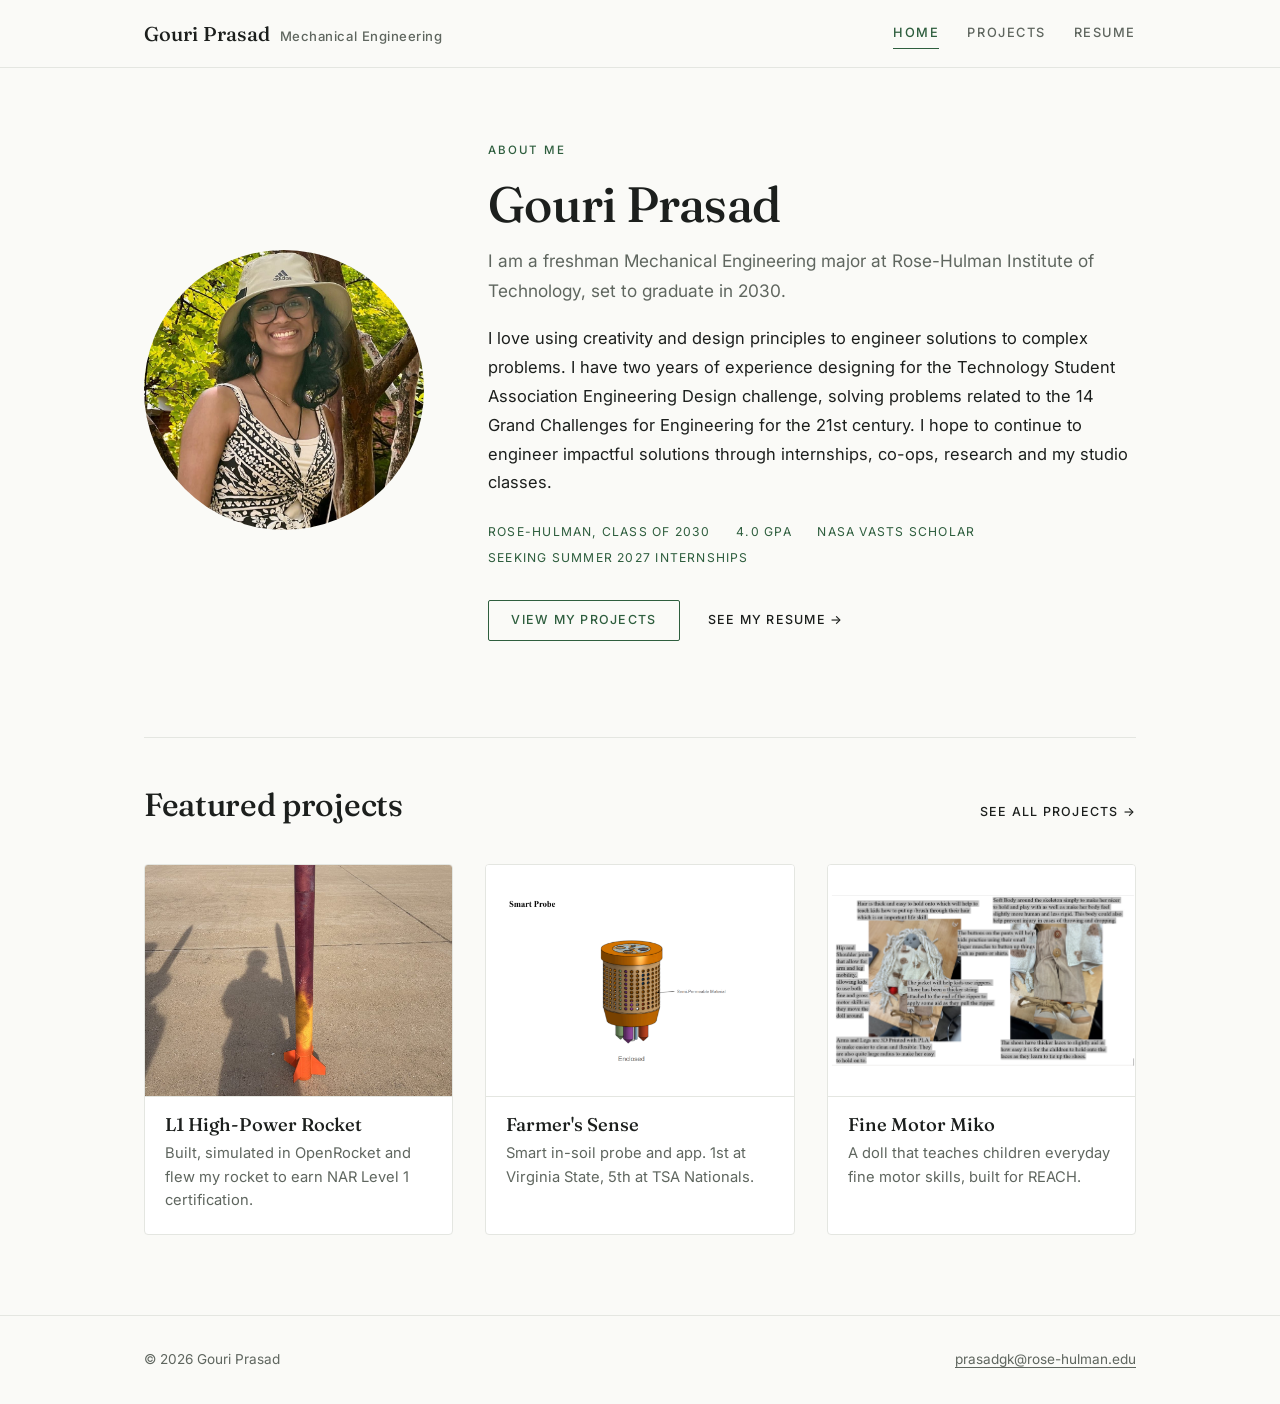
<file: index.html>
<!DOCTYPE html>
<html lang="en">
<head>
  <meta charset="utf-8">
  <meta name="viewport" content="width=device-width, initial-scale=1">
  <title>Gouri Prasad | Mechanical Engineering Portfolio</title>
  <meta name="description" content="Portfolio of Gouri Prasad, Mechanical Engineering student at Rose-Hulman Institute of Technology.">
  <link rel="preconnect" href="https://fonts.googleapis.com">
  <link rel="preconnect" href="https://fonts.gstatic.com" crossorigin>
  <link rel="stylesheet" href="https://fonts.googleapis.com/css2?family=Fraunces:opsz,wght@9..144,400;9..144,500&family=Inter:wght@400;500;600&display=swap">
  <link rel="stylesheet" href="styles.css?v=9">
</head>
<body>
  <a class="skip" href="#main">Skip to content</a>
  <header class="site-header">
    <div class="wrap">
      <a class="brand" href="index.html">Gouri Prasad<span>Mechanical Engineering</span></a>
      <nav aria-label="Main">
        <ul>
          <li><a href="index.html" aria-current="page">Home</a></li>
          <li><a href="projects.html">Projects</a></li>
          <li><a href="resume.html">Resume</a></li>
        </ul>
      </nav>
    </div>
  </header>

  <main id="main" class="wrap">
    <section class="hero">
      <img src="profile-photo.jpg" alt="Portrait of Gouri Prasad">
      <div>
        <p class="eyebrow">About Me</p>
        <h1>Gouri Prasad</h1>
        <p class="lede">I am a freshman Mechanical Engineering major at Rose-Hulman Institute of Technology, set to graduate in 2030.</p>
        <p>I love using creativity and design principles to engineer solutions to complex problems. I have two years of experience designing for the Technology Student Association Engineering Design challenge, solving problems related to the 14 Grand Challenges for Engineering for the 21st century. I hope to continue to engineer impactful solutions through internships, co-ops, research and my studio classes.</p>
        <ul class="facts">
          <li>Rose-Hulman, Class of 2030</li>
          <li>4.0 GPA</li>
          <li>NASA VASTS Scholar</li>
          <li>Seeking Summer 2027 internships</li>
        </ul>
        <div class="actions">
          <a class="btn" href="projects.html">View my projects</a>
          <a class="text-link" href="resume.html">See my resume</a>
        </div>
      </div>
    </section>

    <section class="highlights" aria-labelledby="featured">
      <div class="section-head">
        <h2 id="featured">Featured projects</h2>
        <a class="text-link" href="projects.html">See all projects</a>
      </div>
      <div class="cards">
        <a class="card" href="projects.html#l1-rocket">
          <div class="img"><img src="rocket-ready.jpg" alt="" style="object-position: center 65%"></div>
          <div class="body">
            <h3>L1 High-Power Rocket</h3>
            <p>Built, simulated in OpenRocket and flew my rocket to earn NAR Level 1 certification.</p>
          </div>
        </a>
        <a class="card" href="projects.html#farmers-sense">
          <div class="img"><img class="contain" src="farmers-sense-1.png" alt=""></div>
          <div class="body">
            <h3>Farmer's Sense</h3>
            <p>Smart in-soil probe and app. 1st at Virginia State, 5th at TSA Nationals.</p>
          </div>
        </a>
        <a class="card" href="projects.html#fine-motor-miko">
          <div class="img"><img class="contain" src="fine-motor-miko.png" alt=""></div>
          <div class="body">
            <h3>Fine Motor Miko</h3>
            <p>A doll that teaches children everyday fine motor skills, built for REACH.</p>
          </div>
        </a>
      </div>
    </section>
  </main>

  <footer class="site-footer">
    <div class="wrap">
      <span>© 2026 Gouri Prasad</span>
      <a href="mailto:prasadgk@rose-hulman.edu">prasadgk@rose-hulman.edu</a>
    </div>
  </footer>
</body>
</html>
</file>
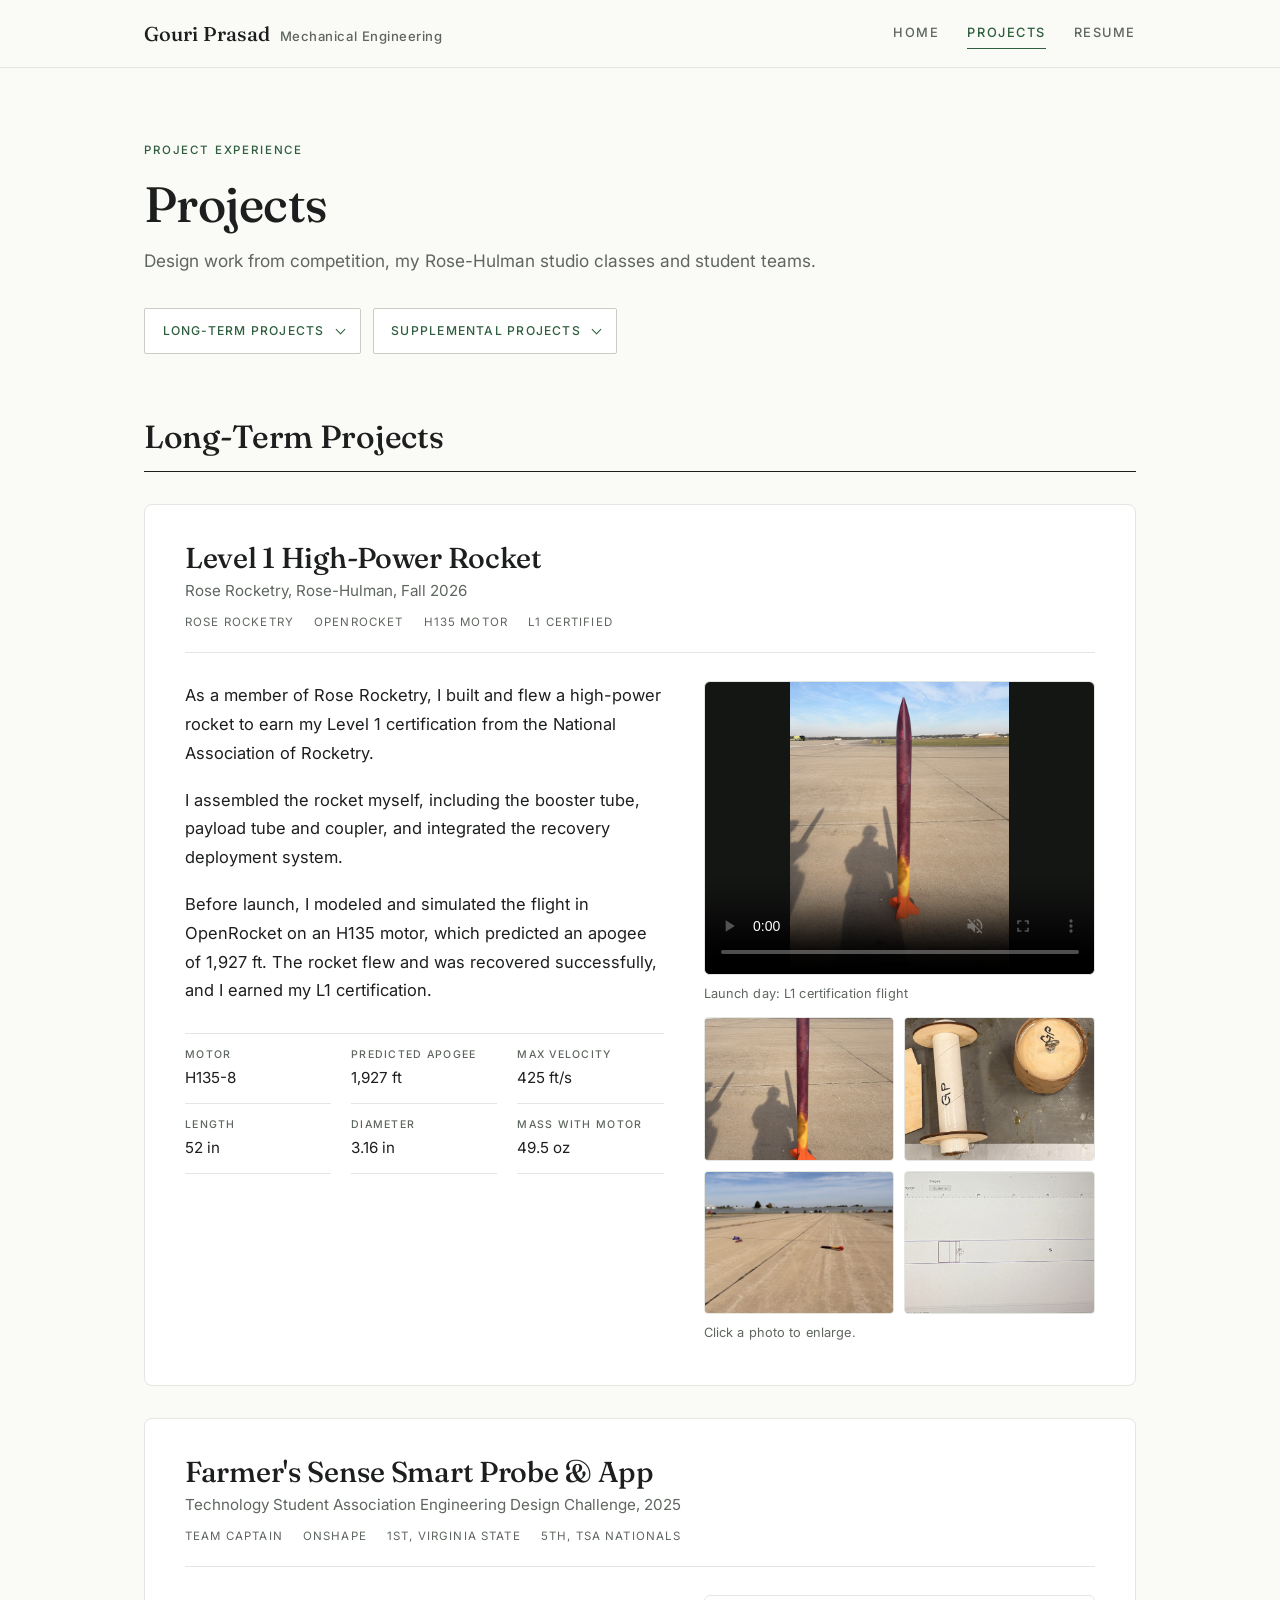
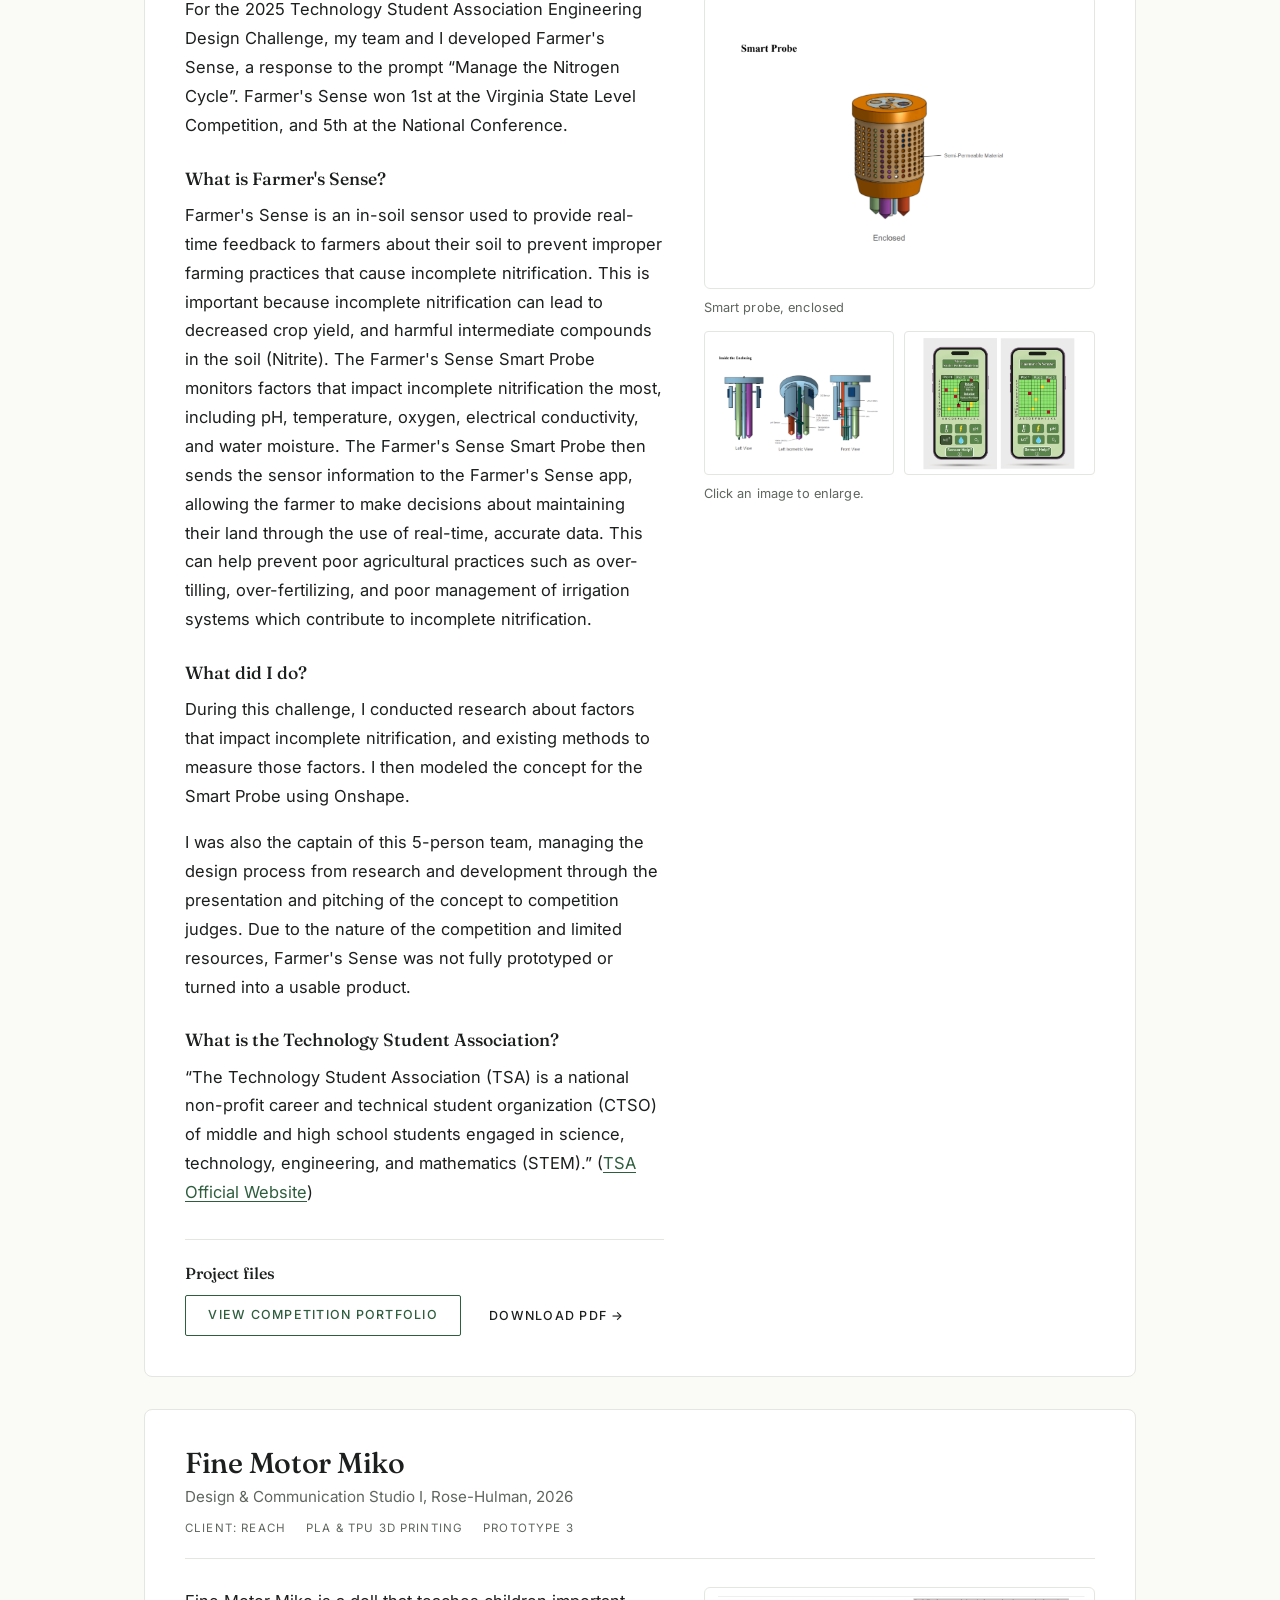
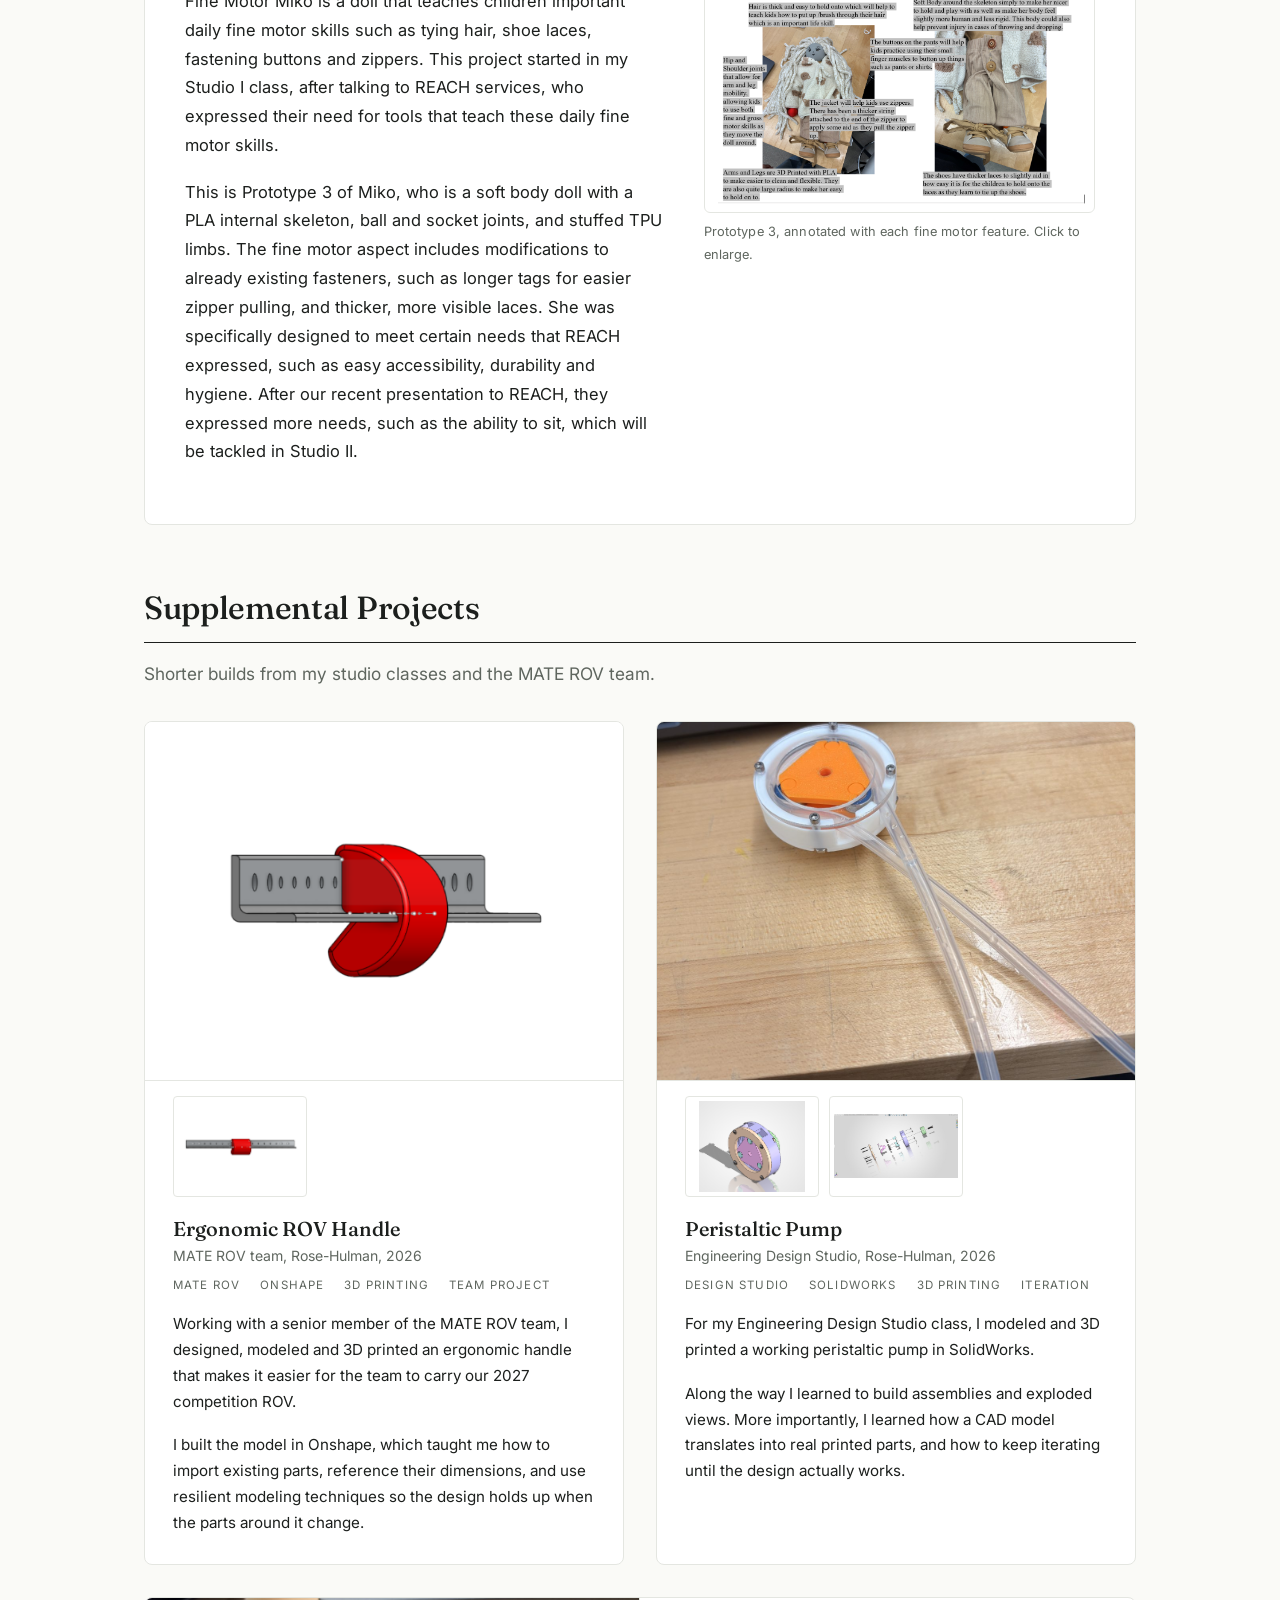
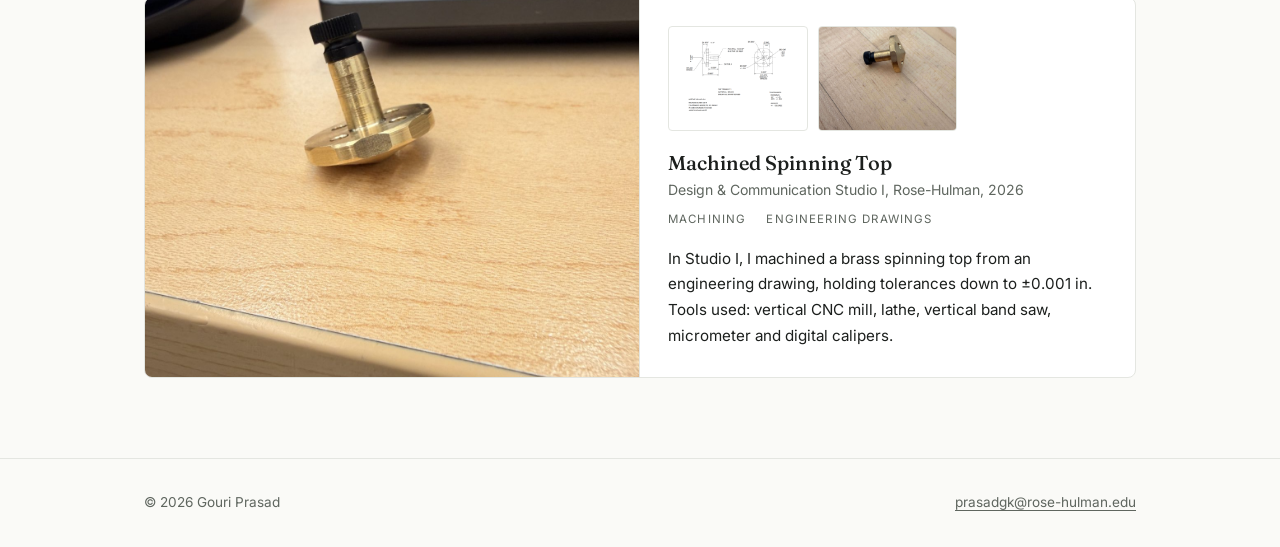
<file: projects.html>
<!DOCTYPE html>
<html lang="en">
<head>
  <meta charset="utf-8">
  <meta name="viewport" content="width=device-width, initial-scale=1">
  <title>Projects | Gouri Prasad</title>
  <meta name="description" content="Engineering projects by Gouri Prasad: L1 rocket, Farmer's Sense, Fine Motor Miko, ROV handle, peristaltic pump and a machined spinning top.">
  <link rel="preconnect" href="https://fonts.googleapis.com">
  <link rel="preconnect" href="https://fonts.gstatic.com" crossorigin>
  <link rel="stylesheet" href="https://fonts.googleapis.com/css2?family=Fraunces:opsz,wght@9..144,400;9..144,500&family=Inter:wght@400;500;600&display=swap">
  <link rel="stylesheet" href="styles.css?v=9">
</head>
<body>
  <a class="skip" href="#main">Skip to content</a>
  <header class="site-header">
    <div class="wrap">
      <a class="brand" href="index.html">Gouri Prasad<span>Mechanical Engineering</span></a>
      <nav aria-label="Main">
        <ul>
          <li><a href="index.html">Home</a></li>
          <li><a href="projects.html" aria-current="page">Projects</a></li>
          <li><a href="resume.html">Resume</a></li>
        </ul>
      </nav>
    </div>
  </header>

  <main id="main" class="wrap">
    <p class="eyebrow">Project Experience</p>
    <h1>Projects</h1>
    <p class="lede">Design work from competition, my Rose-Hulman studio classes and student teams.</p>

    <!-- Jump menus -->
    <nav class="jump" aria-label="Jump to a project">
      <div class="dropdown">
        <button class="dropdown-toggle" type="button" aria-expanded="false" aria-controls="menu-long">Long-Term Projects</button>
        <ul class="dropdown-menu" id="menu-long">
          <li><a href="#l1-rocket">Level 1 High-Power Rocket</a></li>
          <li><a href="#farmers-sense">Farmer's Sense</a></li>
          <li><a href="#fine-motor-miko">Fine Motor Miko</a></li>
        </ul>
      </div>
      <div class="dropdown">
        <button class="dropdown-toggle" type="button" aria-expanded="false" aria-controls="menu-supp">Supplemental Projects</button>
        <ul class="dropdown-menu" id="menu-supp">
          <li><a href="#rov-handle">Ergonomic ROV Handle</a></li>
          <li><a href="#peristaltic-pump">Peristaltic Pump</a></li>
          <li><a href="#spinning-top">Machined Spinning Top</a></li>
        </ul>
      </div>
    </nav>

    <section class="group" id="long-term" aria-labelledby="long-term-title">
      <h2 id="long-term-title">Long-Term Projects</h2>

      <!-- L1 Rocket -->
      <article class="project panel" id="l1-rocket">
        <header>
          <h2>Level 1 High-Power Rocket</h2>
          <p>Rose Rocketry, Rose-Hulman, Fall 2026</p>
          <ul class="tags">
            <li>Rose Rocketry</li>
            <li>OpenRocket</li>
            <li>H135 motor</li>
            <li>L1 Certified</li>
          </ul>
        </header>
        <div class="project-grid">
          <div class="project-text">
            <p>As a member of Rose Rocketry, I built and flew a high-power rocket to earn my Level 1 certification from the National Association of Rocketry.</p>
            <p>I assembled the rocket myself, including the booster tube, payload tube and coupler, and integrated the recovery deployment system.</p>
            <p>Before launch, I modeled and simulated the flight in OpenRocket on an H135 motor, which predicted an apogee of 1,927 ft. The rocket flew and was recovered successfully, and I earned my L1 certification.</p>
            <ul class="specs" aria-label="Rocket specifications">
              <li><strong>Motor</strong>H135-8</li>
              <li><strong>Predicted apogee</strong>1,927 ft</li>
              <li><strong>Max velocity</strong>425 ft/s</li>
              <li><strong>Length</strong>52 in</li>
              <li><strong>Diameter</strong>3.16 in</li>
              <li><strong>Mass with motor</strong>49.5 oz</li>
            </ul>
          </div>
          <div class="project-media">
            <figure class="main-media video">
              <video controls muted playsinline preload="metadata" poster="rocket-ready.jpg">
                <source src="rocket-launch.mp4" type="video/mp4">
                Your browser can't play this video. <a href="rocket-launch.mp4">Download the launch video</a>.
              </video>
              <figcaption>Launch day: L1 certification flight</figcaption>
            </figure>
            <div class="thumbs-row">
              <a href="rocket-ready.jpg" data-lightbox data-caption="Ready to fly"><img src="rocket-ready.jpg" alt="Gouri's finished L1 rocket standing on the launch field"></a>
              <a href="rocket-coupler.jpg" data-lightbox data-caption="Motor mount and coupler assembly"><img src="rocket-coupler.jpg" alt="Motor mount tube with centering rings, and the coupler with its bulkhead and eye bolt, during assembly"></a>
              <a href="rocket-recovered.jpg" data-lightbox data-caption="Recovered after a successful flight"><img src="rocket-recovered.jpg" alt="Rocket recovered on the field after a successful flight, with its nose cone and parachute nearby"></a>
              <a href="rocket-openrocket.jpg" data-lightbox data-caption="OpenRocket simulation: 1,927 ft predicted apogee"><img src="rocket-openrocket.jpg" alt="OpenRocket design and flight simulation of the L1 rocket"></a>
            </div>
            <p class="media-note">Click a photo to enlarge.</p>
          </div>
        </div>
      </article>

      <!-- Farmer's Sense -->
      <article class="project panel" id="farmers-sense">
        <header>
          <h2>Farmer's Sense Smart Probe &amp; App</h2>
          <p>Technology Student Association Engineering Design Challenge, 2025</p>
          <ul class="tags">
            <li>Team Captain</li>
            <li>Onshape</li>
            <li>1st, Virginia State</li>
            <li>5th, TSA Nationals</li>
          </ul>
        </header>
        <div class="project-grid">
          <div class="project-text">
            <p>For the 2025 Technology Student Association Engineering Design Challenge, my team and I developed Farmer's Sense, a response to the prompt “Manage the Nitrogen Cycle”. Farmer's Sense won 1st at the Virginia State Level Competition, and 5th at the National Conference.</p>

            <h3>What is Farmer's Sense?</h3>
            <p>Farmer's Sense is an in-soil sensor used to provide real-time feedback to farmers about their soil to prevent improper farming practices that cause incomplete nitrification. This is important because incomplete nitrification can lead to decreased crop yield, and harmful intermediate compounds in the soil (Nitrite). The Farmer's Sense Smart Probe monitors factors that impact incomplete nitrification the most, including pH, temperature, oxygen, electrical conductivity, and water moisture. The Farmer's Sense Smart Probe then sends the sensor information to the Farmer's Sense app, allowing the farmer to make decisions about maintaining their land through the use of real-time, accurate data. This can help prevent poor agricultural practices such as over-tilling, over-fertilizing, and poor management of irrigation systems which contribute to incomplete nitrification.</p>

            <h3>What did I do?</h3>
            <p>During this challenge, I conducted research about factors that impact incomplete nitrification, and existing methods to measure those factors. I then modeled the concept for the Smart Probe using Onshape.</p>
            <p>I was also the captain of this 5-person team, managing the design process from research and development through the presentation and pitching of the concept to competition judges. Due to the nature of the competition and limited resources, Farmer's Sense was not fully prototyped or turned into a usable product.</p>

            <h3>What is the Technology Student Association?</h3>
            <p>“The Technology Student Association (TSA) is a national non-profit career and technical student organization (CTSO) of middle and high school students engaged in science, technology, engineering, and mathematics (STEM).” (<a href="https://tsaweb.org/about#mission" target="_blank" rel="noopener">TSA Official Website</a>)</p>

            <div class="files">
              <h3>Project files</h3>
              <div class="actions">
                <a class="btn" href="2025-TSA-Engineering-Design-Portfolio.pdf" target="_blank" rel="noopener">View competition portfolio</a>
                <a class="text-link" href="2025-TSA-Engineering-Design-Portfolio.pdf" download>Download PDF</a>
              </div>
            </div>
          </div>
          <div class="project-media">
            <figure class="main-media">
              <a href="farmers-sense-1.png" data-lightbox data-caption="Smart probe, enclosed"><img class="contain" src="farmers-sense-1.png" alt="CAD model of the enclosed Farmer's Sense smart probe with a perforated semi-permeable casing"></a>
              <figcaption>Smart probe, enclosed</figcaption>
            </figure>
            <div class="thumbs-row">
              <a href="farmers-sense-2.png" data-lightbox data-caption="Inside the enclosure: sensor layout"><img class="contain" src="farmers-sense-2.png" alt="Left, isometric and front views inside the probe showing the pH, nitrite, temperature, oxygen and moisture sensors, battery, microcontroller and GPS"></a>
              <a href="farmers-sense-3.png" data-lightbox data-caption="Farmer's Sense app mock-up"><img class="contain" src="farmers-sense-3.png" alt="Two phone screens of the Farmer's Sense app showing a plot grid with problem areas and a suggested fix"></a>
            </div>
            <p class="media-note">Click an image to enlarge.</p>
          </div>
        </div>
      </article>

      <!-- Fine Motor Miko -->
      <article class="project panel" id="fine-motor-miko">
        <header>
          <h2>Fine Motor Miko</h2>
          <p>Design &amp; Communication Studio I, Rose-Hulman, 2026</p>
          <ul class="tags">
            <li>Client: REACH</li>
            <li>PLA &amp; TPU 3D printing</li>
            <li>Prototype 3</li>
          </ul>
        </header>
        <div class="project-grid">
          <div class="project-text">
            <p>Fine Motor Miko is a doll that teaches children important daily fine motor skills such as tying hair, shoe laces, fastening buttons and zippers. This project started in my Studio I class, after talking to REACH services, who expressed their need for tools that teach these daily fine motor skills.</p>
            <p>This is Prototype 3 of Miko, who is a soft body doll with a PLA internal skeleton, ball and socket joints, and stuffed TPU limbs. The fine motor aspect includes modifications to already existing fasteners, such as longer tags for easier zipper pulling, and thicker, more visible laces. She was specifically designed to meet certain needs that REACH expressed, such as easy accessibility, durability and hygiene. After our recent presentation to REACH, they expressed more needs, such as the ability to sit, which will be tackled in Studio II.</p>
          </div>
          <div class="project-media">
            <figure class="main-media">
              <a href="fine-motor-miko.png" data-lightbox data-caption="Prototype 3, annotated with each fine motor feature"><img class="contain natural" src="fine-motor-miko.png" alt="Annotated photos of Fine Motor Miko prototype 3: thick hair to practice brushing, hip and shoulder joints, a jacket zipper with a thicker pull string, buttoned pants, PLA-printed arms and legs, and shoes with thicker laces"></a>
              <figcaption>Prototype 3, annotated with each fine motor feature. Click to enlarge.</figcaption>
            </figure>
          </div>
        </div>
      </article>
    </section>

    <!-- Supplemental projects -->
    <section class="group" id="supplemental" aria-labelledby="supplemental-title">
      <h2 id="supplemental-title">Supplemental Projects</h2>
      <p class="lede">Shorter builds from my studio classes and the MATE ROV team.</p>

      <div class="builds">
        <article class="build panel" id="rov-handle">
          <a class="build-main" href="rov-handle-cad.png" data-lightbox data-caption="Onshape model of the ergonomic handle on the ROV frame rail"><img class="contain" src="rov-handle-cad.png" alt="Onshape model of the red ergonomic handle mounted on the ROV's aluminum frame rail"></a>
          <div class="thumbs-row">
            <a href="rov-handle-side.png" data-lightbox data-caption="Side view of the handle on the frame rail"><img class="contain" src="rov-handle-side.png" alt="Side view of the handle model centered on the frame rail"></a>
          </div>
          <div class="build-body">
            <h3>Ergonomic ROV Handle</h3>
            <p class="meta">MATE ROV team, Rose-Hulman, 2026</p>
            <ul class="tags">
              <li>MATE ROV</li>
              <li>Onshape</li>
              <li>3D printing</li>
              <li>Team project</li>
            </ul>
            <p>Working with a senior member of the MATE ROV team, I designed, modeled and 3D printed an ergonomic handle that makes it easier for the team to carry our 2027 competition ROV.</p>
            <p>I built the model in Onshape, which taught me how to import existing parts, reference their dimensions, and use resilient modeling techniques so the design holds up when the parts around it change.</p>
          </div>
        </article>

        <article class="build panel" id="peristaltic-pump">
          <a class="build-main" href="pump-printed.jpg" data-lightbox data-caption="The printed peristaltic pump"><img src="pump-printed.jpg" alt="The 3D-printed peristaltic pump with an orange rotor, clear cover and two lengths of tubing"></a>
          <div class="thumbs-row">
            <a href="pump-assembly.png" data-lightbox data-caption="SolidWorks assembly"><img class="contain" src="pump-assembly.png" alt="SolidWorks assembly render of the peristaltic pump"></a>
            <a href="pump-exploded.jpg" data-lightbox data-caption="SolidWorks exploded view"><img class="contain" src="pump-exploded.jpg" alt="SolidWorks exploded view of the pump showing the housing, rotor, rollers, bearings, gear and fasteners"></a>
          </div>
          <div class="build-body">
            <h3>Peristaltic Pump</h3>
            <p class="meta">Engineering Design Studio, Rose-Hulman, 2026</p>
            <ul class="tags">
              <li>Design Studio</li>
              <li>SolidWorks</li>
              <li>3D printing</li>
              <li>Iteration</li>
            </ul>
            <p>For my Engineering Design Studio class, I modeled and 3D printed a working peristaltic pump in SolidWorks.</p>
            <p>Along the way I learned to build assemblies and exploded views. More importantly, I learned how a CAD model translates into real printed parts, and how to keep iterating until the design actually works.</p>
          </div>
        </article>

        <article class="build panel" id="spinning-top">
          <a class="build-main" href="top-project-2.jpg" data-lightbox data-caption="The finished brass top"><img src="top-project-2.jpg" alt="Machined brass spinning top standing on a desk"></a>
          <div class="thumbs-row">
            <a href="top-drawing.png" data-lightbox data-caption="Engineering drawing used to machine the top"><img class="contain" src="top-drawing.png" alt="Engineering drawing of the brass top with dimensions and tolerances"></a>
            <a href="top-project.jpeg" data-lightbox data-caption="The finished top"><img src="top-project.jpeg" alt="The finished machined metal spinning top"></a>
          </div>
          <div class="build-body">
            <h3>Machined Spinning Top</h3>
            <p class="meta">Design &amp; Communication Studio I, Rose-Hulman, 2026</p>
            <ul class="tags">
              <li>Machining</li>
              <li>Engineering drawings</li>
            </ul>
            <p>In Studio I, I machined a brass spinning top from an engineering drawing, holding tolerances down to ±0.001 in. Tools used: vertical CNC mill, lathe, vertical band saw, micrometer and digital calipers.</p>
          </div>
        </article>
      </div>
    </section>
  </main>

  <!-- Lightbox -->
  <dialog class="lightbox" id="lightbox" aria-label="Enlarged image">
    <button class="lightbox-close" type="button" aria-label="Close">Close ×</button>
    <img alt="">
    <p class="lightbox-caption"></p>
  </dialog>

  <footer class="site-footer">
    <div class="wrap">
      <span>© 2026 Gouri Prasad</span>
      <a href="mailto:prasadgk@rose-hulman.edu">prasadgk@rose-hulman.edu</a>
    </div>
  </footer>

  <script src="site.js?v=2"></script>
</body>
</html>
</file>
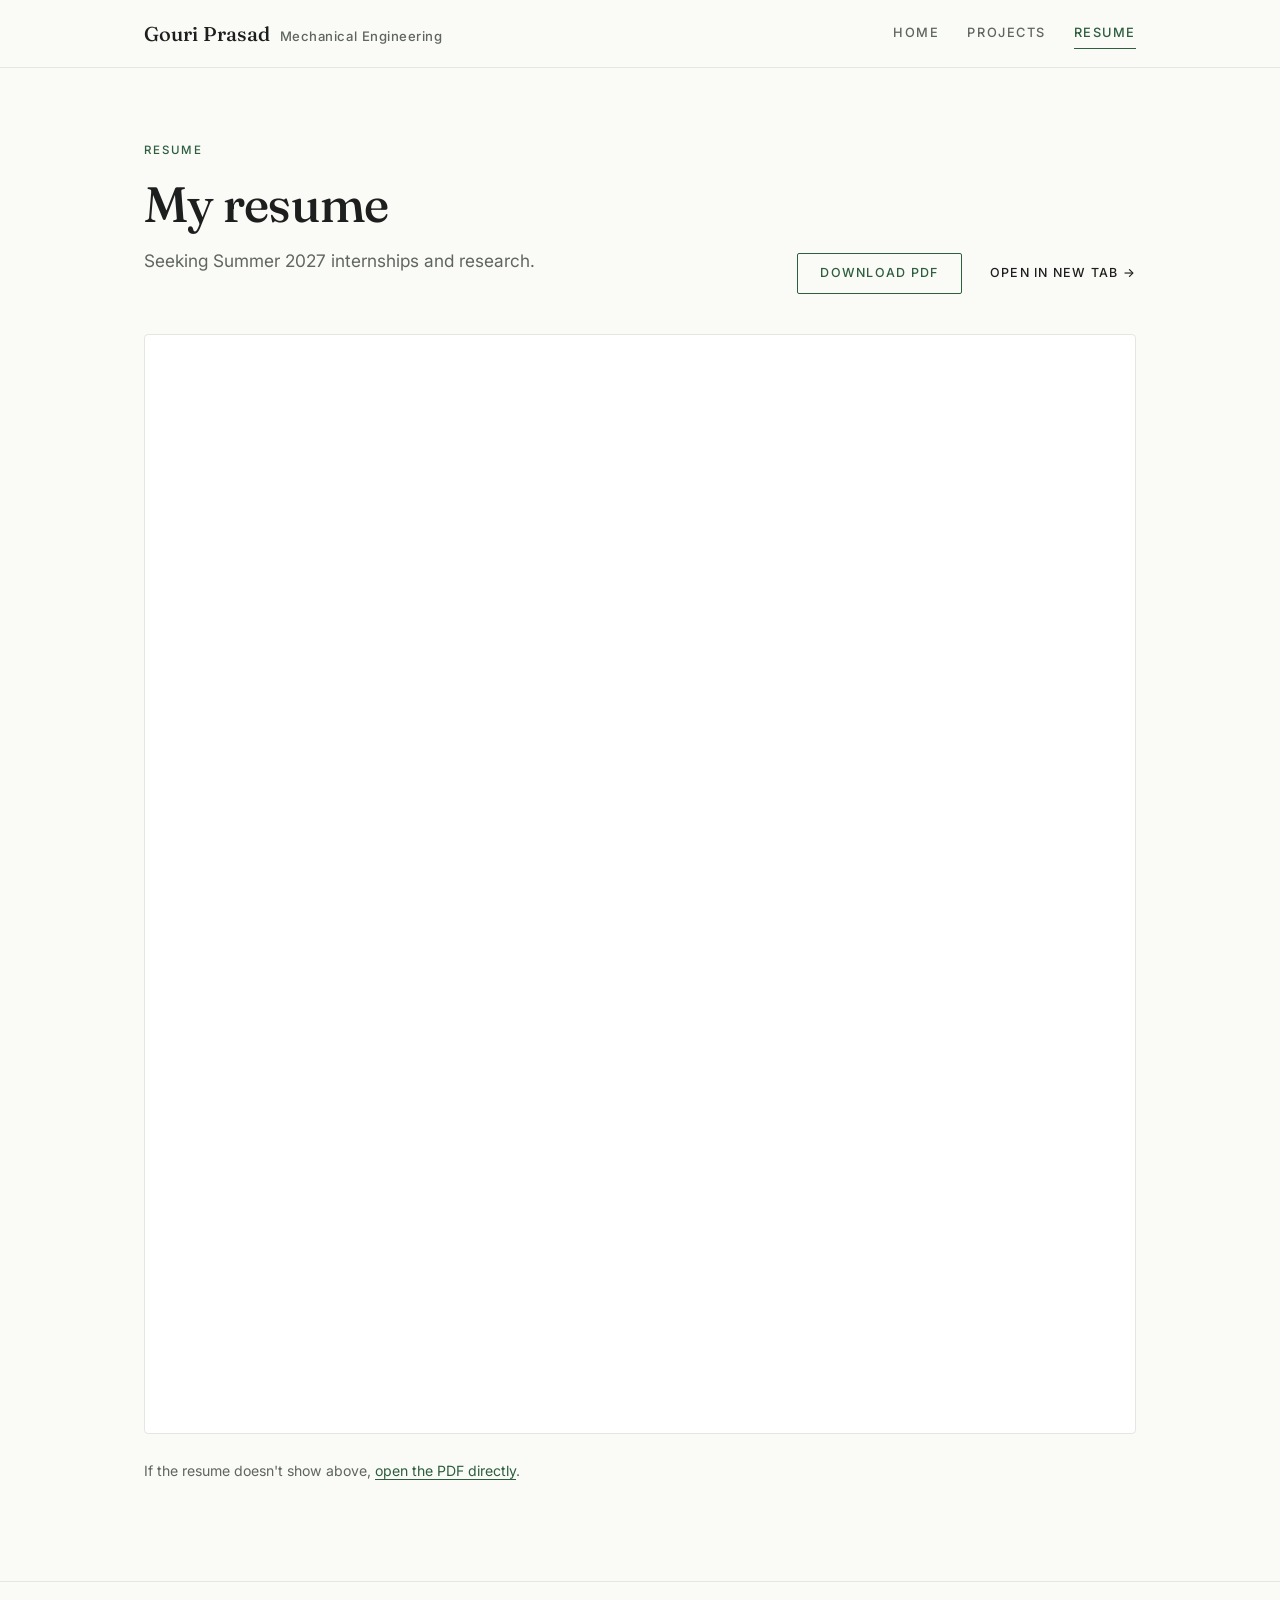
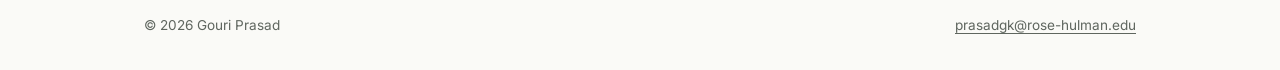
<file: resume.html>
<!DOCTYPE html>
<html lang="en">
<head>
  <meta charset="utf-8">
  <meta name="viewport" content="width=device-width, initial-scale=1">
  <title>Resume | Gouri Prasad</title>
  <meta name="description" content="Resume of Gouri Prasad, Mechanical Engineering student at Rose-Hulman Institute of Technology.">
  <link rel="preconnect" href="https://fonts.googleapis.com">
  <link rel="preconnect" href="https://fonts.gstatic.com" crossorigin>
  <link rel="stylesheet" href="https://fonts.googleapis.com/css2?family=Fraunces:opsz,wght@9..144,400;9..144,500&family=Inter:wght@400;500;600&display=swap">
  <link rel="stylesheet" href="styles.css?v=9">
</head>
<body>
  <a class="skip" href="#main">Skip to content</a>
  <header class="site-header">
    <div class="wrap">
      <a class="brand" href="index.html">Gouri Prasad<span>Mechanical Engineering</span></a>
      <nav aria-label="Main">
        <ul>
          <li><a href="index.html">Home</a></li>
          <li><a href="projects.html">Projects</a></li>
          <li><a href="resume.html" aria-current="page">Resume</a></li>
        </ul>
      </nav>
    </div>
  </header>

  <main id="main" class="wrap">
    <div class="resume-bar">
      <div>
        <p class="eyebrow">Resume</p>
        <h1>My resume</h1>
        <p class="lede">Seeking Summer 2027 internships and research.</p>
      </div>
      <div class="actions">
        <a class="btn" href="Gouri_Prasad_Resume.pdf" download>Download PDF</a>
        <a class="text-link" href="Gouri_Prasad_Resume.pdf" target="_blank" rel="noopener">Open in new tab</a>
      </div>
    </div>

    <iframe class="pdf-frame" src="Gouri_Prasad_Resume.pdf#view=FitH" title="Gouri Prasad resume (PDF)"></iframe>
    <p class="note">If the resume doesn't show above, <a href="Gouri_Prasad_Resume.pdf" target="_blank" rel="noopener">open the PDF directly</a>.</p>
  </main>

  <footer class="site-footer">
    <div class="wrap">
      <span>© 2026 Gouri Prasad</span>
      <a href="mailto:prasadgk@rose-hulman.edu">prasadgk@rose-hulman.edu</a>
    </div>
  </footer>
</body>
</html>
</file>
<file: styles.css>
/* Gouri Prasad — portfolio styles (minimal, forest green) */
:root {
  --bg: #fafaf7;
  --surface: #ffffff;
  --ink: #1c1f1d;
  --muted: #5f665f;
  --line: #e4e6e1;
  --line-strong: #c9cdc6;
  --accent: #2e5e3e;       /* 7.5:1 on --bg */
  --accent-hover: #244b31;
  --tint: #eef3ef;
  --radius: 4px;
  --max: 1040px;
  --serif: "Fraunces", Georgia, "Times New Roman", serif;
  --sans: "Inter", "Segoe UI", system-ui, -apple-system, Roboto, Arial, sans-serif;
}

* { box-sizing: border-box; }
html { scroll-behavior: smooth; }
body {
  margin: 0;
  background: var(--bg);
  color: var(--ink);
  font-family: var(--sans);
  font-size: 16.5px;
  line-height: 1.75;
  -webkit-font-smoothing: antialiased;
}
img, video { max-width: 100%; display: block; }
a { color: var(--accent); text-underline-offset: 3px; text-decoration-thickness: 1px; }
a:hover { color: var(--accent-hover); }
:focus-visible { outline: 2px solid var(--accent); outline-offset: 3px; }

.skip { position: absolute; left: -999px; }
.skip:focus { left: 1rem; top: 1rem; background: var(--surface); padding: .5rem 1rem; z-index: 10; }

.wrap { max-width: var(--max); margin: 0 auto; padding-inline: 1.5rem; }
main { padding-block: 4.5rem 5rem; }

/* Header + nav */
.site-header {
  position: sticky; top: 0; z-index: 5;
  background: rgba(250, 250, 247, .94);
  backdrop-filter: blur(8px);
  border-bottom: 1px solid var(--line);
}
.site-header .wrap {
  display: flex; align-items: center; justify-content: space-between;
  gap: 1rem; flex-wrap: wrap; padding-block: 1rem;
}
.brand { font-family: var(--serif); font-weight: 500; font-size: 1.25rem; color: var(--ink); text-decoration: none; letter-spacing: .005em; }
.brand span { font-family: var(--sans); color: var(--muted); font-size: .82rem; margin-left: .6rem; letter-spacing: .04em; }
.site-header nav ul { list-style: none; margin: 0; padding: 0; display: flex; gap: 1.75rem; }
.site-header nav a {
  position: relative; display: block; padding: .3rem 0;
  color: var(--muted); text-decoration: none; font-size: .8rem;
  text-transform: uppercase; letter-spacing: .12em; font-weight: 500;
}
.site-header nav a::after {
  content: ""; position: absolute; left: 0; right: 0; bottom: 0; height: 1px;
  background: var(--accent); transform: scaleX(0); transform-origin: left; transition: transform .25s ease;
}
.site-header nav a:hover { color: var(--ink); }
.site-header nav a:hover::after { transform: scaleX(1); }
.site-header nav a[aria-current="page"] { color: var(--accent); }
.site-header nav a[aria-current="page"]::after { transform: scaleX(1); }

/* Type */
h1, h2, h3 { font-family: var(--serif); font-weight: 500; line-height: 1.2; margin: 0 0 .75rem; color: var(--ink); }
h1 { font-size: clamp(2.2rem, 4.5vw, 3.1rem); letter-spacing: -.015em; }
h2 { font-size: clamp(1.6rem, 3vw, 2rem); letter-spacing: -.01em; }
h3 { font-size: 1.2rem; margin-top: 2rem; }
p { margin: 0 0 1.1rem; }
.eyebrow { color: var(--accent); font-weight: 500; text-transform: uppercase; letter-spacing: .16em; font-size: .72rem; margin-bottom: .9rem; }
.lede { color: var(--muted); font-size: 1.08rem; max-width: 62ch; }

/* Buttons and links */
.actions { display: flex; gap: 1.75rem; flex-wrap: wrap; align-items: center; margin-top: 2rem; }
.btn {
  display: inline-block; padding: .75rem 1.4rem;
  border: 1px solid var(--accent); border-radius: 2px;
  color: var(--accent); background: transparent; text-decoration: none;
  font-size: .78rem; font-weight: 500; text-transform: uppercase; letter-spacing: .1em; line-height: 1.2;
  transition: background-color .25s ease, color .25s ease;
}
.btn:hover { background: var(--accent); color: #fff; }
.text-link {
  position: relative; color: var(--ink); text-decoration: none;
  font-size: .78rem; font-weight: 500; text-transform: uppercase; letter-spacing: .1em; padding-block: .3rem;
}
.text-link::after { content: " →"; transition: margin-left .25s ease; }
.text-link::before {
  content: ""; position: absolute; left: 0; right: 0; bottom: 0; height: 1px;
  background: var(--accent); transform: scaleX(0); transform-origin: left; transition: transform .3s ease;
}
.text-link:hover { color: var(--accent); }
.text-link:hover::before { transform: scaleX(1); }

/* Tags: quiet uppercase line separated by dots */
/* Quiet uppercase lines (tags and facts), spaced without separators */
.tags, .facts { list-style: none; padding: 0; display: flex; flex-wrap: wrap; gap: .15rem 1.25rem; }
.tags li, .facts li { color: var(--muted); text-transform: uppercase; letter-spacing: .1em; white-space: nowrap; }
.tags { margin: .45rem 0 0; }
.tags li { font-size: .72rem; }

/* Home */
.hero { display: grid; grid-template-columns: 280px 1fr; gap: 4rem; align-items: center; }
.hero img { width: 280px; aspect-ratio: 1 / 1; object-fit: cover; border-radius: 50%; }
.facts { margin: 1.5rem 0 0; gap: .25rem 1.6rem; }
.facts li { font-size: .76rem; color: var(--accent); }

.highlights { margin-top: 6rem; padding-top: 3rem; border-top: 1px solid var(--line); }
.section-head { display: flex; justify-content: space-between; align-items: baseline; gap: 1rem; flex-wrap: wrap; }
.cards { display: grid; grid-template-columns: repeat(3, 1fr); gap: 2rem; margin-top: 1.75rem; }
.card {
  display: flex; flex-direction: column; text-decoration: none; color: inherit;
  background: var(--surface); border: 1px solid var(--line); border-radius: var(--radius); overflow: hidden;
  transition: border-color .25s ease;
}
.card .img { overflow: hidden; border-bottom: 1px solid var(--line); background: #fff; }
.card img { width: 100%; aspect-ratio: 4 / 3; object-fit: cover; transition: transform .5s ease; }
.card img.contain { object-fit: contain; }
.card:hover { border-color: var(--line-strong); color: inherit; }
.card:hover img { transform: scale(1.03); }
.card div.body { padding: 1.1rem 1.25rem 1.35rem; }
.card h3 { margin: 0 0 .35rem; font-size: 1.15rem; }
.card p { margin: 0; color: var(--muted); font-size: .92rem; line-height: 1.6; }

/* Projects page */
.group { margin-top: 4rem; scroll-margin-top: 90px; }
.group > h2 { padding-bottom: .9rem; border-bottom: 1px solid var(--ink); margin-bottom: 2rem; }
.group > .lede { margin-top: -1rem; margin-bottom: 2rem; }

/* Soft panel around each project */
.panel { background: var(--surface); border: 1px solid var(--line); border-radius: 8px; }
.project { padding: 2.25rem 2.5rem 2.5rem; margin-bottom: 2rem; scroll-margin-top: 90px; }
.project header { margin-bottom: 1.75rem; padding-bottom: 1.25rem; border-bottom: 1px solid var(--line); }
.project header h2 { font-size: clamp(1.45rem, 2.6vw, 1.8rem); margin-bottom: .2rem; }
.project header p { color: var(--muted); font-size: .95rem; margin: 0; }

/* Two-column layout: text ~55%, media ~45%, both top-aligned */
.project-grid { display: grid; grid-template-columns: 11fr 9fr; gap: 2.5rem; align-items: start; }
.project-text > :first-child { margin-top: 0; }
.project-text h3 { font-size: 1.1rem; margin-top: 1.75rem; }
.project-media { position: sticky; top: 90px; }
.main-media { margin: 0; }
.main-media a { display: block; }
.main-media img, .main-media video {
  width: 100%; aspect-ratio: 4 / 3; object-fit: cover;
  border: 1px solid var(--line); border-radius: 6px; background: #fff;
}
.main-media img.contain { object-fit: contain; padding: .5rem; }
.main-media.video video { background: #141614; max-height: 420px; object-fit: contain; }
figcaption, .media-note { font-size: .8rem; color: var(--muted); margin-top: .5rem; letter-spacing: .01em; }
.media-note { margin: .5rem 0 0; }

.thumbs-row { display: grid; grid-template-columns: repeat(auto-fill, minmax(96px, 1fr)); gap: .6rem; margin-top: .75rem; }
.thumbs-row a { display: block; border: 1px solid var(--line); border-radius: 4px; overflow: hidden; background: #fff; transition: border-color .25s ease; }
.thumbs-row a:hover, .main-media a:hover img, .build-main:hover { border-color: var(--accent); }
.thumbs-row img { width: 100%; aspect-ratio: 4 / 3; object-fit: cover; transition: transform .4s ease; }
.thumbs-row img.contain { object-fit: contain; padding: .25rem; }
.thumbs-row a:hover img { transform: scale(1.04); }

.specs { list-style: none; padding: 0; margin: 1.75rem 0 0; display: grid; grid-template-columns: repeat(3, 1fr); column-gap: 1.25rem; border-top: 1px solid var(--line); }
.specs li { padding: .75rem 0; border-bottom: 1px solid var(--line); font-size: .95rem; }
.specs strong { display: block; font-size: .66rem; text-transform: uppercase; letter-spacing: .12em; color: var(--muted); font-weight: 500; }

.files { margin-top: 2rem; padding-top: 1.5rem; border-top: 1px solid var(--line); }
.files h3 { margin: 0 0 .25rem; font-size: 1rem; }
.files .actions { margin-top: .75rem; }

/* Jump menus */
.jump { display: flex; flex-wrap: wrap; gap: .75rem; margin-top: 2rem; }
.dropdown { position: relative; }
.dropdown-toggle {
  font: inherit; font-size: .76rem; font-weight: 500; text-transform: uppercase; letter-spacing: .1em;
  color: var(--accent); background: var(--surface); cursor: pointer;
  border: 1px solid var(--line-strong); border-radius: 2px; padding: .7rem 2.2rem .7rem 1.1rem; position: relative;
  transition: border-color .2s ease, background-color .2s ease;
}
.dropdown-toggle::after {
  content: ""; position: absolute; right: 1rem; top: 50%; width: 6px; height: 6px; margin-top: -5px;
  border-right: 1.5px solid currentColor; border-bottom: 1.5px solid currentColor; transform: rotate(45deg); transition: transform .2s ease, margin-top .2s ease;
}
.dropdown-toggle:hover, .dropdown.open .dropdown-toggle { border-color: var(--accent); background: var(--tint); }
.dropdown.open .dropdown-toggle::after { transform: rotate(-135deg); margin-top: -1px; }
.dropdown-menu {
  position: absolute; left: 0; top: calc(100% + 6px); z-index: 20; min-width: 100%; width: max-content;
  list-style: none; margin: 0; padding: .4rem 0; background: var(--surface);
  border: 1px solid var(--line); border-radius: 4px; box-shadow: 0 8px 24px rgba(28, 31, 29, .06);
  opacity: 0; visibility: hidden; transform: translateY(-4px); transition: opacity .18s ease, transform .18s ease, visibility .18s;
}
.dropdown.open .dropdown-menu { opacity: 1; visibility: visible; transform: none; }
.dropdown-menu a { display: block; padding: .55rem 1.1rem; color: var(--ink); text-decoration: none; font-size: .92rem; white-space: nowrap; }
.dropdown-menu a:hover, .dropdown-menu a:focus-visible { background: var(--tint); color: var(--accent); outline: none; }

/* Supplemental project cards */
.builds { display: grid; grid-template-columns: repeat(2, 1fr); gap: 2rem; align-items: start; }
.build { display: flex; flex-direction: column; overflow: hidden; scroll-margin-top: 90px; }
.build-main { display: block; overflow: hidden; border-bottom: 1px solid var(--line); background: #fff; }
.build-main img { width: 100%; aspect-ratio: 4 / 3; object-fit: cover; transition: transform .5s ease; }
.build-main img.contain { object-fit: contain; padding: 1rem; }
.build-main:hover img { transform: scale(1.02); }
.build .thumbs-row { grid-template-columns: repeat(3, 1fr); padding: .9rem 1.75rem 0; margin-top: 0; }
.build-body { padding: 1.25rem 1.75rem 1.75rem; }
.build-body h3 { margin: 0 0 .2rem; font-size: 1.25rem; }
.build-body .meta { color: var(--muted); font-size: .88rem; margin-bottom: .4rem; }
.build-body .tags { margin: 0 0 1rem; }
.build-body p:not(.meta) { font-size: .95rem; line-height: 1.7; }
.build-body p:last-child { margin-bottom: 0; }

/* Lightbox */
.lightbox { border: 0; padding: 0; background: transparent; max-width: min(92vw, 1400px); max-height: 92vh; }
.lightbox::backdrop { background: rgba(20, 22, 20, .82); }
.lightbox img { max-width: 100%; max-height: 82vh; margin: 0 auto; border-radius: 4px; background: #fff; }
.lightbox-caption { color: #e9ece8; text-align: center; font-size: .9rem; margin: .75rem 0 0; }
.lightbox-close {
  display: block; margin: 0 0 .6rem auto; font: inherit; font-size: .75rem; text-transform: uppercase; letter-spacing: .1em;
  color: #fff; background: transparent; border: 1px solid rgba(255,255,255,.5); border-radius: 2px; padding: .45rem .9rem; cursor: pointer;
}
.lightbox-close:hover { background: rgba(255,255,255,.12); }

/* Resume */
.resume-bar { display: flex; justify-content: space-between; align-items: end; gap: 1.5rem; flex-wrap: wrap; }
.resume-bar .actions { margin-top: 0; }
.pdf-frame { width: 100%; height: 1100px; margin-top: 2.5rem; border: 1px solid var(--line); border-radius: var(--radius); background: var(--surface); }
.note { margin-top: 1rem; color: var(--muted); font-size: .88rem; }

/* Footer */
.site-footer { border-top: 1px solid var(--line); padding-block: 2rem; color: var(--muted); font-size: .85rem; }
.site-footer .wrap { display: flex; justify-content: space-between; gap: 1rem; flex-wrap: wrap; }
.site-footer a { color: var(--muted); }
.site-footer a:hover { color: var(--accent); }

@media (max-width: 900px) {
  .project-grid { grid-template-columns: 1fr; gap: 2rem; }
  .project-media { position: static; }
}
@media (max-width: 760px) {
  body { font-size: 16px; }
  main { padding-block: 3rem 4rem; }
  .brand span { display: none; }
  .site-header nav ul { gap: 1.25rem; }
  .hero { grid-template-columns: 1fr; gap: 2rem; text-align: center; }
  .hero img { width: 200px; margin: 0 auto; }
  .facts, .actions { justify-content: center; }
  .specs { grid-template-columns: repeat(2, 1fr); }
  .project { padding: 1.25rem 1.25rem 1.5rem; }
  .build .thumbs-row { padding: .75rem 1.25rem 0; }
  .build-body { padding: 1.1rem 1.25rem 1.4rem; }
  .jump { gap: .5rem; }
  .dropdown-menu a { white-space: normal; }
  .highlights { margin-top: 4rem; }
  .cards, .builds { grid-template-columns: 1fr; gap: 1.5rem; }
  .group { margin-top: 3.5rem; }
  .pdf-frame { height: 80vh; }
  .resume-bar .actions { justify-content: flex-start; }
}

.main-media img.natural { aspect-ratio: auto; }
.project-media .thumbs-row { grid-template-columns: repeat(2, 1fr); }
.builds { align-items: stretch; }
/* Odd card out spans the full row, image beside text */
@media (min-width: 761px) {
  .builds .build:last-child:nth-child(odd) { grid-column: 1 / -1; display: grid; grid-template-columns: 1fr 1fr; }
  .builds .build:last-child:nth-child(odd) .build-main { grid-row: 1 / span 2; border-bottom: 0; border-right: 1px solid var(--line); }
  .builds .build:last-child:nth-child(odd) .build-main img { height: 100%; }
  .builds .build:last-child:nth-child(odd) .thumbs-row { padding-top: 1.75rem; align-self: start; }
}
</file>
